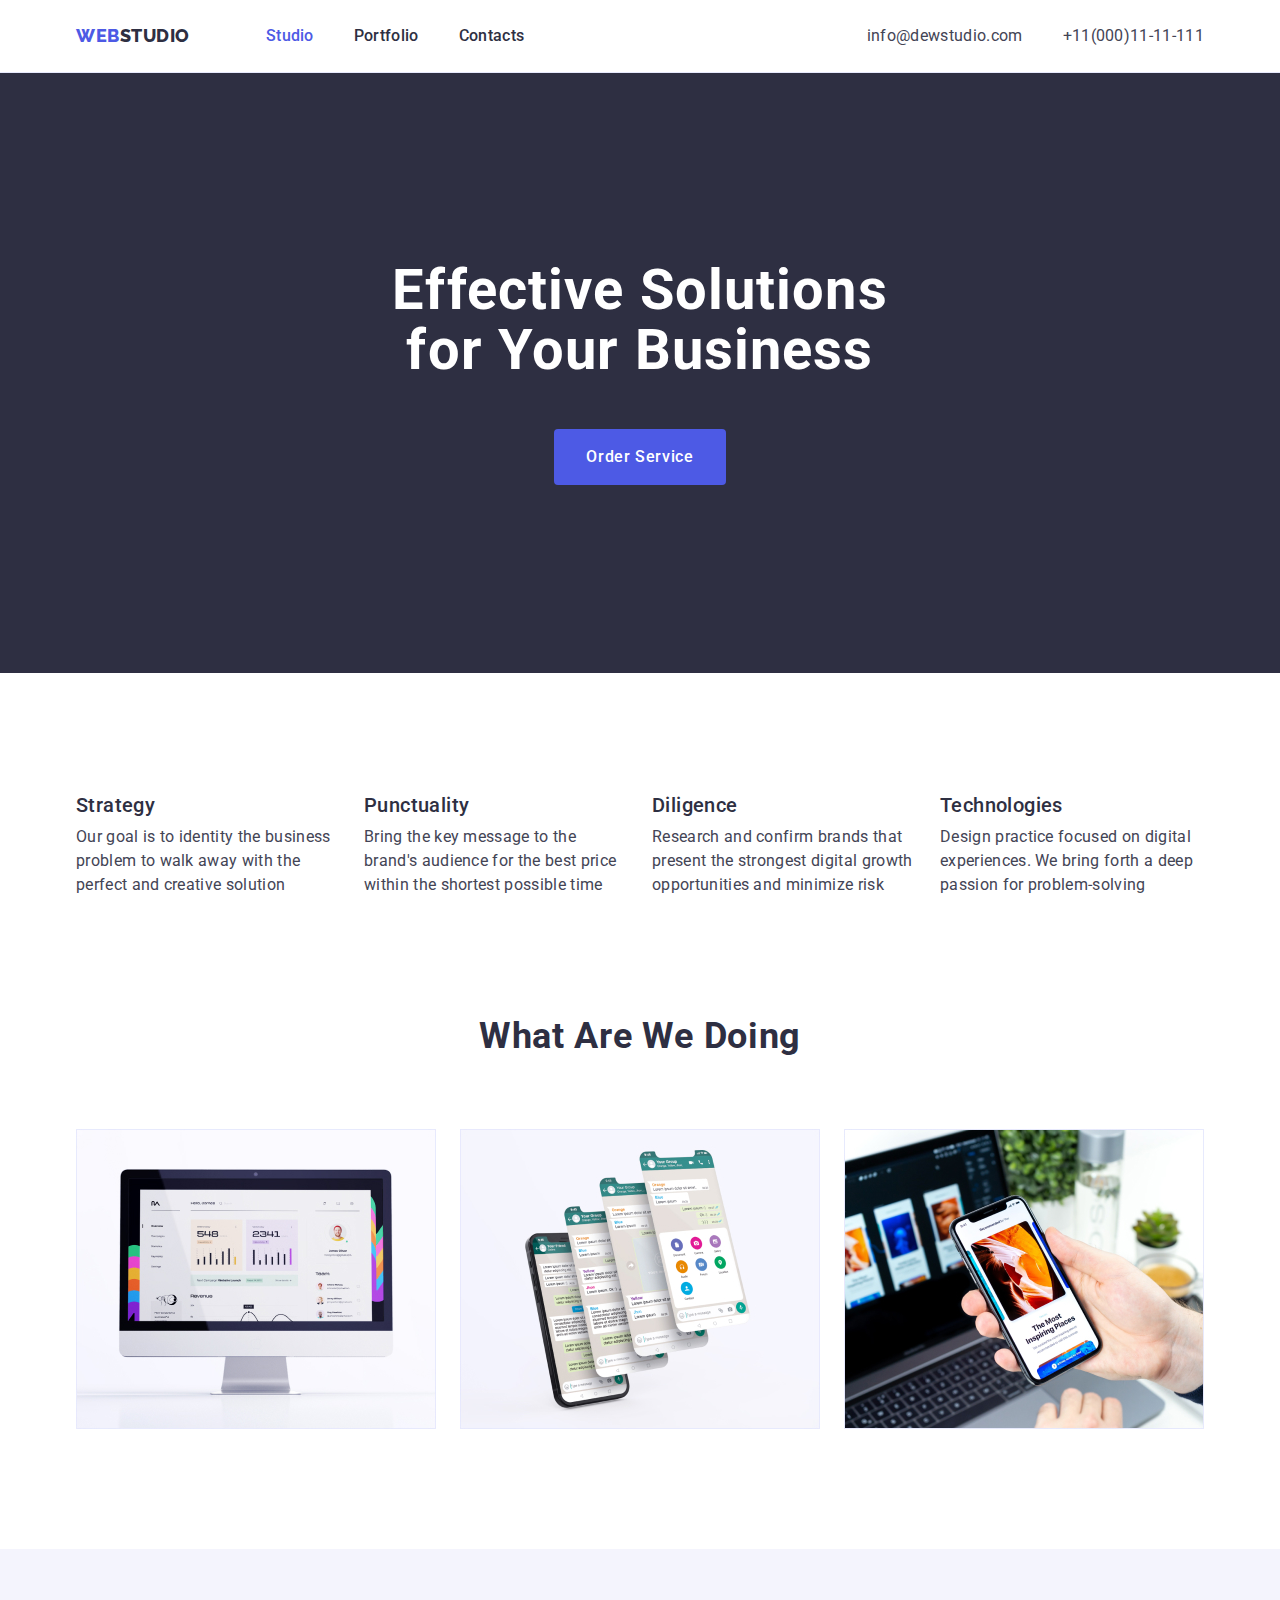
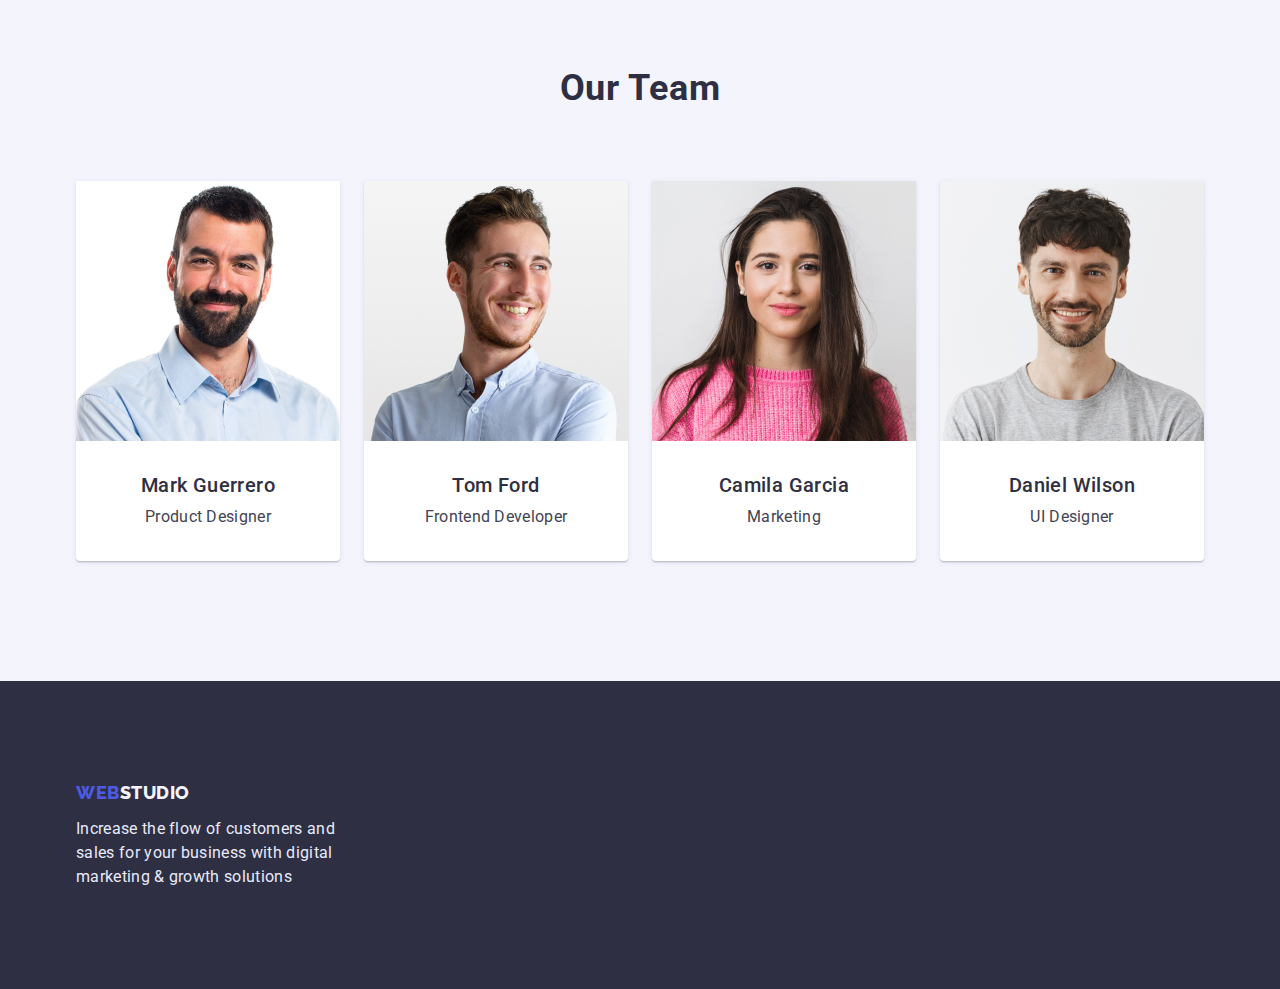
<file: index.html>
<!DOCTYPE html>
<html lang="en">
  <head>
    <meta charset="UTF-8" />
    <meta http-equiv="X-UA-Compatible" content="IE=edge" />
    <meta name="viewport" content="width=device-width, initial-scale=1.0" />
    <title>Document</title>
    <!-- normalize -->
    <link
      rel="stylesheet"
      href="https://cdn.jsdelivr.net/npm/modern-normalize@1.1.0/modern-normalize.min.css"
    />
    <link rel="preconnect" href="https://fonts.googleapis.com" />
    <link rel="preconnect" href="https://fonts.gstatic.com" crossorigin />
    <link
      href="https://fonts.googleapis.com/css2?family=Raleway:wght@800&family=Roboto:wght@400;500;700&display=swap"
      rel="stylesheet"
    />
    <link rel="stylesheet" href="./css/styles.css" />
  </head>
  <body>
    <header class="header">
      <div class="container">
        <nav class="main-nav">
          <a href="./index.html" class="logo"
            ><span class="logo-span">Web</span>Studio</a
          >
          <ul class="site-nav">
            <li class="item">
              <a href="./index.html" class="link current">Studio</a>
            </li>
            <li class="item">
              <a href="./portfolio.html" class="link">Portfolio</a>
            </li>
            <li class="item"><a href="#" class="link">Contacts</a></li>
          </ul>

          <ul class="contact-nav">
            <li class="item">
              <a href="mailto:info@dewstudio.com" class="link"
                >info@dewstudio.com</a
              >
            </li>

            <li class="item">
              <a href="tel:+110001111111" class="link">+11(000)11-11-111</a>
            </li>
          </ul>
        </nav>
      </div>
    </header>
    <main>
      <section class="hero">
        <div class="container">
          <h1 class="hero-title">Effective Solutions for Your Business</h1>
          <button type="button" class="button-hero">Order Service</button>
        </div>
      </section>
      <section class="section-container">
        <div class="container">
          <h2 class="visually-hidden">Our features</h2>
          <ul class="card-set">
            <li class="feature card-set-item">
              <h3 class="subtitle">Strategy</h3>
              <p class="subtitle-text">
                Our goal is to identity the business problem to walk away with
                the perfect and creative solution
              </p>
            </li>
            <li class="feature card-set-item">
              <h3 class="subtitle">Punctuality</h3>
              <p class="subtitle-text">
                Bring the key message to the brand's audience for the best price
                within the shortest possible time
              </p>
            </li>
            <li class="feature card-set-item">
              <h3 class="subtitle">Diligence</h3>
              <p class="subtitle-text">
                Research and confirm brands that present the strongest digital
                growth opportunities and minimize risk
              </p>
            </li>
            <li class="feature card-set-item">
              <h3 class="subtitle">Technologies</h3>
              <p class="subtitle-text">
                Design practice focused on digital experiences. We bring forth a
                deep passion for problem-solving
              </p>
            </li>
          </ul>
        </div>
      </section>
      <section class="section">
        <div class="container">
          <h2 class="section-title">What are we doing</h2>
          <ul class="card-set">
            <li class="card-set-item">
              <img
                src="./images/monitor.jpg"
                alt="open app monitor"
                width="360"
                height="300"
              />
            </li>
            <li class="card-set-item">
              <img
                src="./images/mobile.jpg"
                alt="mobile phone with chat app"
                width="360"
                height="300"
              />
            </li>
            <li class="card-set-item">
              <img
                src="./images/synchronization.jpg"
                alt="mobile phone and computer monitor"
                width="360"
                height="300"
              />
            </li>
          </ul>
        </div>
      </section>
      <section class="section section-bg-color">
        <div class="container">
          <h2 class="section-title">Our Team</h2>
          <ul class="card-set">
            <li class="feature card-set-item bg-card">
              <img
                src="./images/guerrero.jpg"
                alt="photo of a man Mark Guerrero"
                width="264"
                height="260"
              />
              <div class="section-card-content">
                <h3 class="subtitle-card">Mark Guerrero</h3>
                <p class="subtitle-text">Product Designer</p>
              </div>
            </li>
            <li class="feature card-set-item bg-card">
              <img
                src="./images/ford.jpg"
                alt="photo of a man Tom Ford"
                width="264"
                height="260"
              />
              <div class="section-card-content">
                <h3 class="subtitle-card">Tom Ford</h3>
                <p class="subtitle-text">Frontend Developer</p>
              </div>
            </li>
            <li class="feature card-set-item bg-card">
              <img
                src="./images/garcia.jpg"
                alt="photo of a woman Camila Garcia"
                width="264"
                height="260"
              />
              <div class="section-card-content">
                <h3 class="subtitle-card">Camila Garcia</h3>
                <p class="subtitle-text">Marketing</p>
              </div>
            </li>
            <li class="feature card-set-item bg-card">
              <img
                src="./images/wilson.jpg"
                alt="photo of a man Daniel Wilson"
                width="264"
                height="260"
              />
              <div class="section-card-content">
                <h3 class="subtitle-card">Daniel Wilson</h3>
                <p class="subtitle-text">UI Designer</p>
              </div>
            </li>
          </ul>
        </div>
      </section>
    </main>
    <footer class="footer">
      <div class="container">
        <a href="./index.html" class="logo-footer"
          ><span class="logo-span">Web</span>Studio</a
        >
        <p class="text-footer">
          Increase the flow of customers and sales for your business with
          digital marketing & growth solutions
        </p>
      </div>
    </footer>
  </body>
</html>
</file>
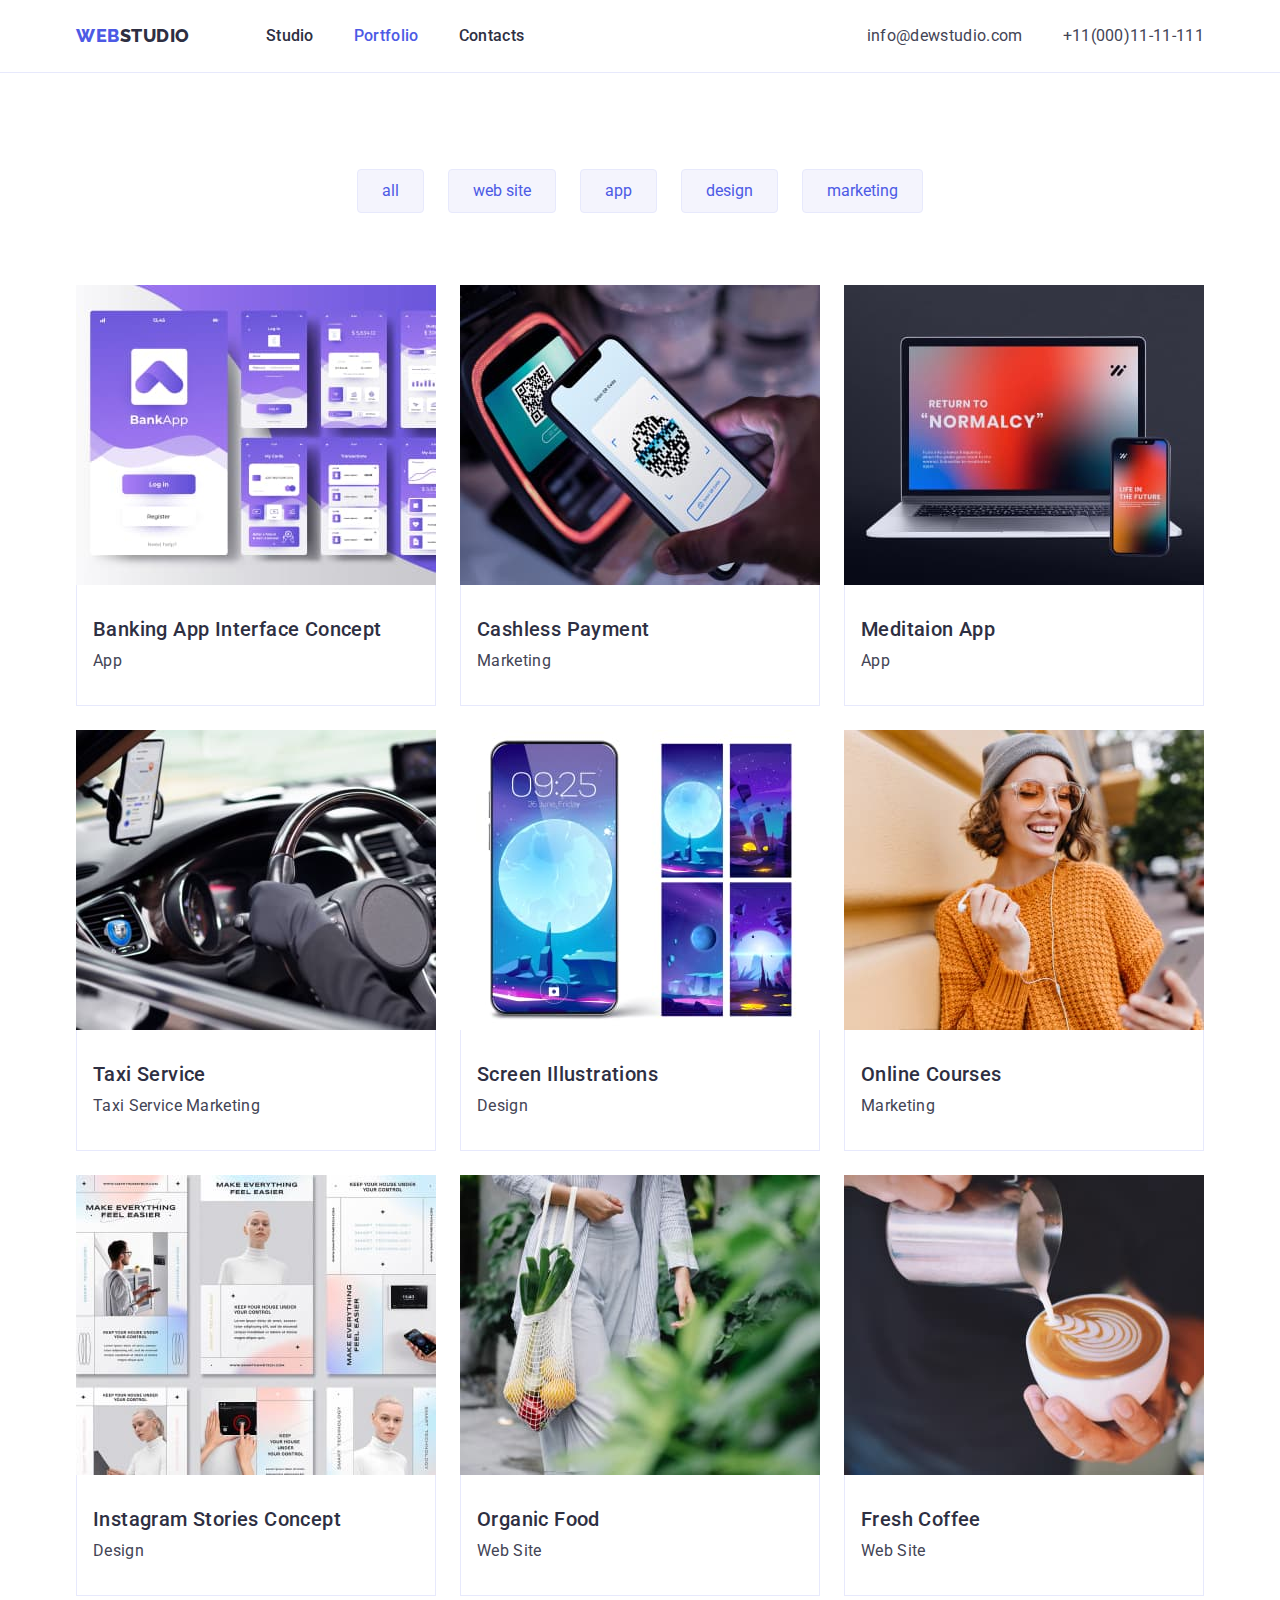
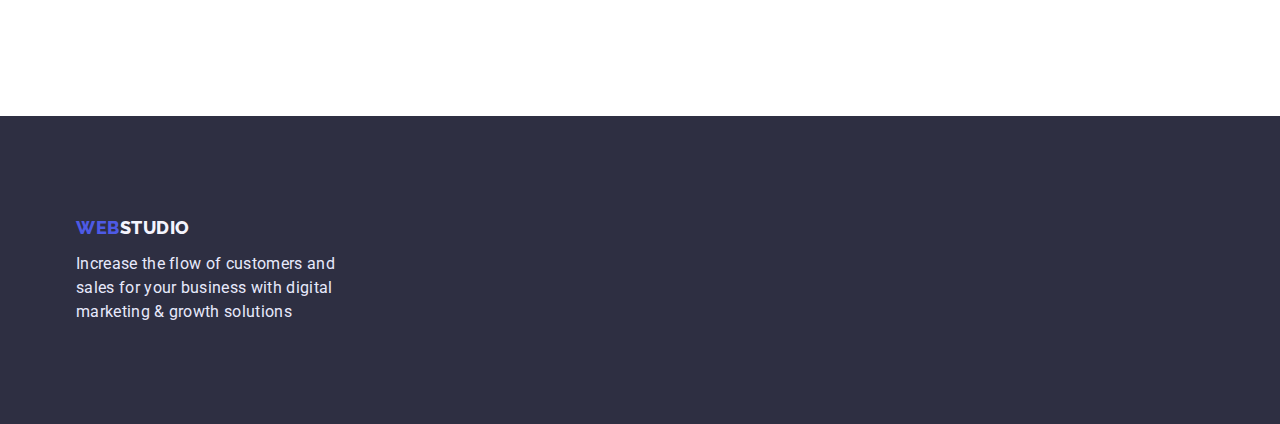
<file: portfolio.html>
<!DOCTYPE html>
<html lang="en">
  <head>
    <meta charset="UTF-8" />
    <meta http-equiv="X-UA-Compatible" content="IE=edge" />
    <meta name="viewport" content="width=device-width, initial-scale=1.0" />
    <title>Document</title>
    <!-- normalize -->
    <link
      rel="stylesheet"
      href="https://cdn.jsdelivr.net/npm/modern-normalize@1.1.0/modern-normalize.min.css"
    />
    <link rel="preconnect" href="https://fonts.googleapis.com" />
    <link rel="preconnect" href="https://fonts.gstatic.com" crossorigin />
    <link
      href="https://fonts.googleapis.com/css2?family=Raleway:wght@800&family=Roboto:wght@400;500;700&display=swap"
      rel="stylesheet"
    />
    <link rel="stylesheet" href="./css/styles.css" />
  </head>
  <body>
    <header class="header">
      <div class="container">
        <nav class="main-nav">
          <a href="./index.html" class="logo"
            ><span class="logo-span">Web</span>Studio</a
          >
          <ul class="site-nav">
            <li class="item">
              <a href="./index.html" class="link">Studio</a>
            </li>
            <li class="item">
              <a href="./portfolio.html" class="link current">Portfolio</a>
            </li>
            <li class="item"><a href="#" class="link">Contacts</a></li>
          </ul>

          <ul class="contact-nav list">
            <li class="item">
              <a href="mailto:info@dewstudio.com" class="link"
                >info@dewstudio.com</a
              >
            </li>

            <li class="item">
              <a href="tel:+110001111111" class="link">+11(000)11-11-111</a>
            </li>
          </ul>
        </nav>
      </div>
    </header>
    <main>
      <section class="section-portfolio">
        <div class="container">
          <h1 class="visually-hidden">Portfolio</h1>
          <ul class="btn-list">
            <li>
              <button type="button" class="button-decor">all</button>
            </li>
            <li>
              <button type="button" class="button-decor">web site</button>
            </li>
            <li>
              <button type="button" class="button-decor">app</button>
            </li>
            <li>
              <button type="button" class="button-decor">design</button>
            </li>
            <li>
              <button type="button" class="button-decor">marketing</button>
            </li>
          </ul>
          <ul class="card-set">
            <li class="card-set-item">
              <a href="" class="">
                <img
                  src="./images/bank.jpg"
                  alt="Banking"
                  width="360"
                  height="300"
                />
                <div class="card-content border">
                  <h2 class="subtitle">Banking App Interface Concept</h2>

                  <p class="subtitle-text">App</p>
                </div>
              </a>
            </li>
            <li class="card-set-item">
              <a href="" class="">
                <img
                  src="./images/mobileapp.jpg"
                  alt="mobile application for payment"
                  width="360"
                  height="300"
                />
                <div class="card-content border">
                  <h2 class="subtitle">Cashless Payment</h2>
                  <p class="subtitle-text">Marketing</p>
                </div>
              </a>
            </li>
            <li class="card-set-item">
              <a href="" class="">
                <img
                  src="./images/application.jpg"
                  alt="Meditaion App"
                  width="360"
                  height="300"
                />
                <div class="card-content border">
                  <h2 class="subtitle">Meditaion App</h2>
                  <p class="subtitle-text">App</p>
                </div>
              </a>
            </li>
            <li class="card-set-item">
              <a href="" class="">
                <img
                  src="./images/taxi.jpg"
                  alt="taxi app"
                  width="360"
                  height="300"
                />
                <div class="card-content border">
                  <h2 class="subtitle">Taxi Service</h2>
                  <p class="subtitle-text">Taxi Service Marketing</p>
                </div>
              </a>
            </li>
            <li class="card-set-item">
              <a href="" class="">
                <img
                  src="./images/screen.jpg"
                  alt="Screen Illustrations"
                  width="360"
                  height="300"
                />
                <div class="card-content border">
                  <h2 class="subtitle">Screen Illustrations</h2>
                  <p class="subtitle-text">Design</p>
                </div>
              </a>
            </li>
            <li class="card-set-item">
              <a href="" class="">
                <img
                  src="./images/courses.jpg"
                  alt="Online Courses"
                  width="360"
                  height="300"
                />
                <div class="card-content border">
                  <h2 class="subtitle">Online Courses</h2>
                  <p class="subtitle-text">Marketing</p>
                </div>
              </a>
            </li>
            <li class="card-set-item">
              <a href="" class="">
                <img
                  src="./images/stories.jpg"
                  alt="Instagram Stories"
                  width="360"
                  height="300"
                />
                <div class="card-content border">
                  <h2 class="subtitle">Instagram Stories Concept</h2>
                  <p class="subtitle-text">Design</p>
                </div>
              </a>
            </li>
            <li class="card-set-item">
              <a href="" class="">
                <img
                  src="./images/food.jpg"
                  alt="food bag"
                  width="360"
                  height="300"
                />
                <div class="card-content border">
                  <h2 class="subtitle">Organic Food</h2>
                  <p class="subtitle-text">Web Site</p>
                </div>
              </a>
            </li>
            <li class="card-set-item">
              <a href="" class="">
                <img
                  src="./images/coffee.jpg"
                  alt="a cap of coffee"
                  width="360"
                  height="300"
                />
                <div class="card-content border">
                  <h2 class="subtitle">Fresh Coffee</h2>
                  <p class="subtitle-text">Web Site</p>
                </div>
              </a>
            </li>
          </ul>
        </div>
      </section>
    </main>
    <footer class="footer">
      <div class="container">
        <a href="./index.html" class="logo-footer"
          ><span class="logo-span">Web</span>Studio</a
        >
        <p class="text-footer">
          Increase the flow of customers and sales for your business with
          digital marketing & growth solutions
        </p>
      </div>
    </footer>
  </body>
</html>
</file>
<file: css/styles.css>
:root {
    --title-text-color: #2E2F42;
    --accent-color:#4D5AE5;
    --white-color:#ffffff;
    --text-color:#434455;
    --bg-color: #F4F4FD;
    --border-color: #E7E9FC;
    --btn-bg-color: #404BBF;
    --card-shadow:0px 1px 6px rgba(46, 47, 66, 0.08),
        0px 1px 1px rgba(46, 47, 66, 0.16),
        0px 2px 1px rgba(46, 47, 66, 0.08);

        --row-indent:24px;
        --col-indent:24px;
        --items: 3;
}
body {
    font-family: 'Roboto', sans-serif;
    color: var(--text-color);
    background-color: var(--white-color);
    font-size: 16px;
}
h1,
h2,
h3, 
h4,
h5,
h6,
p
{
    margin: 0;
}
img {
    display: block;
    max-width: 100%;
    height: auto;
}
ul, ol {
    margin: 0;
    padding: 0 ;
    list-style: none;
    
}
button {
    cursor: pointer;
    padding: 0;
    border: none;
    background-color: transparent;
    font: inherit;
}
a {
    color: currentColor;
    text-decoration: none;
}
.container{
        width: 1158px;
        padding-left: 15px;
        padding-right: 15px;
        margin-left: auto;
        margin-right: auto;
}
.header{
    border-bottom: 1px solid var(--border-color);
}
.main-nav{
    display:flex;
    align-items: center;
   
   
}

/* разметка логотипа */
.logo {
    color: var(--title-text-color);
    font-family: 'Raleway', sans-serif;
    font-weight: 800;
    font-size: 18px;
    line-height: 1.33;
    text-transform: uppercase;
    text-decoration: none;
    letter-spacing: 0.03em;
    padding-top: 24px;
    padding-bottom: 24px;
}
.logo-span {
 color: var(--accent-color);
}
/* разметка навигации сайта */
.site-nav{
    display: flex;
    margin-left: 76px;
    gap: 40px;
}
.site-nav .link{
    color: var(--title-text-color);
    text-decoration: none; 
    font-weight: 500;
    line-height: 1.5;
    letter-spacing: 0.02em;
    padding-top: 24px;
    padding-bottom: 24px;
    
}
.site-nav .link:hover,
.site-nav .link:focus{
    color: var(--accent-color); 
}
.link.current {
    color: var(--accent-color);
}
.contact-nav {
    display: flex;
    margin-left: auto;
    gap: 40px;
}
.contact-nav .link {
color: var(--text-color);
font-style: normal;
text-decoration: none;
line-height: 1.5;
letter-spacing: 0.02em;
padding-top: 24px;
padding-bottom: 24px;
}
.contact-nav .link:hover,
.contact-nav .link:focus {
    color: var(--accent-color);

}

/*  */
.hero{
    background-color: var(--title-text-color);
    text-align: center;
    padding-top: 188px;
    padding-bottom: 188px;
   
}

.hero-title{
    color: var(--white-color);
    font-size: 56px;
    letter-spacing: 0.02em;
    line-height: 1.07;
    width: 496px;
    margin:0 auto;
    margin-bottom: 48px;

}
.button-hero{
    color: var(--white-color);
    background-color: var(--accent-color);
    font-weight: 500;
    font-size: 16px;
    letter-spacing: 0.04em;
    line-height: 1.5;
    padding: 16px 32px;
    min-width: 169px;
    min-height: 56px;
    border-radius: 4px;
   
}
.button-hero:hover,
.button-hero:focus{
    background-color: var(--btn-bg-color);
}


.visually-hidden {
    position: absolute;
    width: 1px;
    height: 1px;
    margin: -1px;
    border: 0;
    padding: 0;
    
    white-space: nowrap;
    clip-path: inset(100%);
    clip: rect(0 0 0 0);
    overflow: hidden;
  }
  .section-container{
    padding-top: 120px;
    padding-bottom: 120px;
  }
 .card-set {
     display: flex;
     flex-wrap: wrap;
     row-gap: var(--row-indent);
     column-gap: var(--col-indent);

 }

 .card-set-item {
     flex-basis: calc((100% - var(--col-indent) * (var(--items) - 1)) / var(--items));
 }

 .card-content {
     padding-left: 16px;
     padding-top: 32px;
     padding-bottom: 32px;
 }

 .feature {
     --items: 4;
 }

.subtitle{
    color: var(--title-text-color);
    font-weight: 500;
    font-size: 20px;
    letter-spacing: 0.02em;
    line-height: 1.2;
    margin-bottom: 8px;
}
.subtitle-text{
    line-height: 1.5;
    letter-spacing: 0.02em;
    color: var(--text-color);
}
.section-title {
    color: var(--title-text-color); 
    font-size: 36px;
    letter-spacing: 0.02em;
    line-height: 1.11;
    text-transform: capitalize;
    text-align: center;
    margin-bottom: 72px;
}

.section {
    padding-bottom: 120px;
    
}
.section-bg-color{
background-color: var(--bg-color);
padding-top: 120px;
}
.section-card-content{
    text-align: center;
    padding-top: 32px;
    padding-bottom: 32px;
}
.subtitle-card{
    color: var(--title-text-color);
        font-weight: 500;
        font-size: 20px;
        letter-spacing: 0.02em;
        line-height: 1.2;
        margin-bottom: 8px;

}
.section-item-team{
    background-color: var(--white-color);
    border-radius: 0px 0px 4px 4px;
    /* width: 264px; */
    margin-right: 24px;
    box-shadow: var(--card-shadow) ;
}


/*  */
.footer{
    background-color: var(--title-text-color);
    padding-top: 100px;
    padding-bottom: 100px;
}
.logo-footer{
    color: var(--bg-color);
    font-family: 'Raleway', sans-serif;
    font-weight: 800;
    font-size: 18px;
    line-height: 1.33;
    text-transform: uppercase;
    text-decoration: none;
    letter-spacing: 0.03em;
}
.text-footer {
    margin-top: 12px;
    color: var(--border-color);
    line-height: 1.5;
    letter-spacing: 0.02em;
    max-width: 264px;
    
}
/* портфолио кнопки */
.button-decor{
background-color:var(--bg-color);
color: var(--accent-color);
padding: 12px 24px;
border-radius: 4px;
border: 1px solid var(--border-color);

}
.button-decor:hover,
.button-decor:focus{
    background-color: var(--btn-bg-color);
    color:var(--white-color) ;
}

.section-portfolio{
   
    padding-top: 96px;
    padding-bottom: 120px;
}
.btn-list {
    display: flex;
    margin-bottom: 72px;
    justify-content: center;
    gap: 24px;
}



.border {
    border-left:  1px solid #E7E9FC; 
    border-right: 1px solid #E7E9FC;
    border-bottom: 1px solid #E7E9FC;  
}
.bg-card{
    background: #FFFFFF;
        box-shadow: var(--card-shadow);
        border-radius: 0px 0px 4px 4px;
}
</file>
